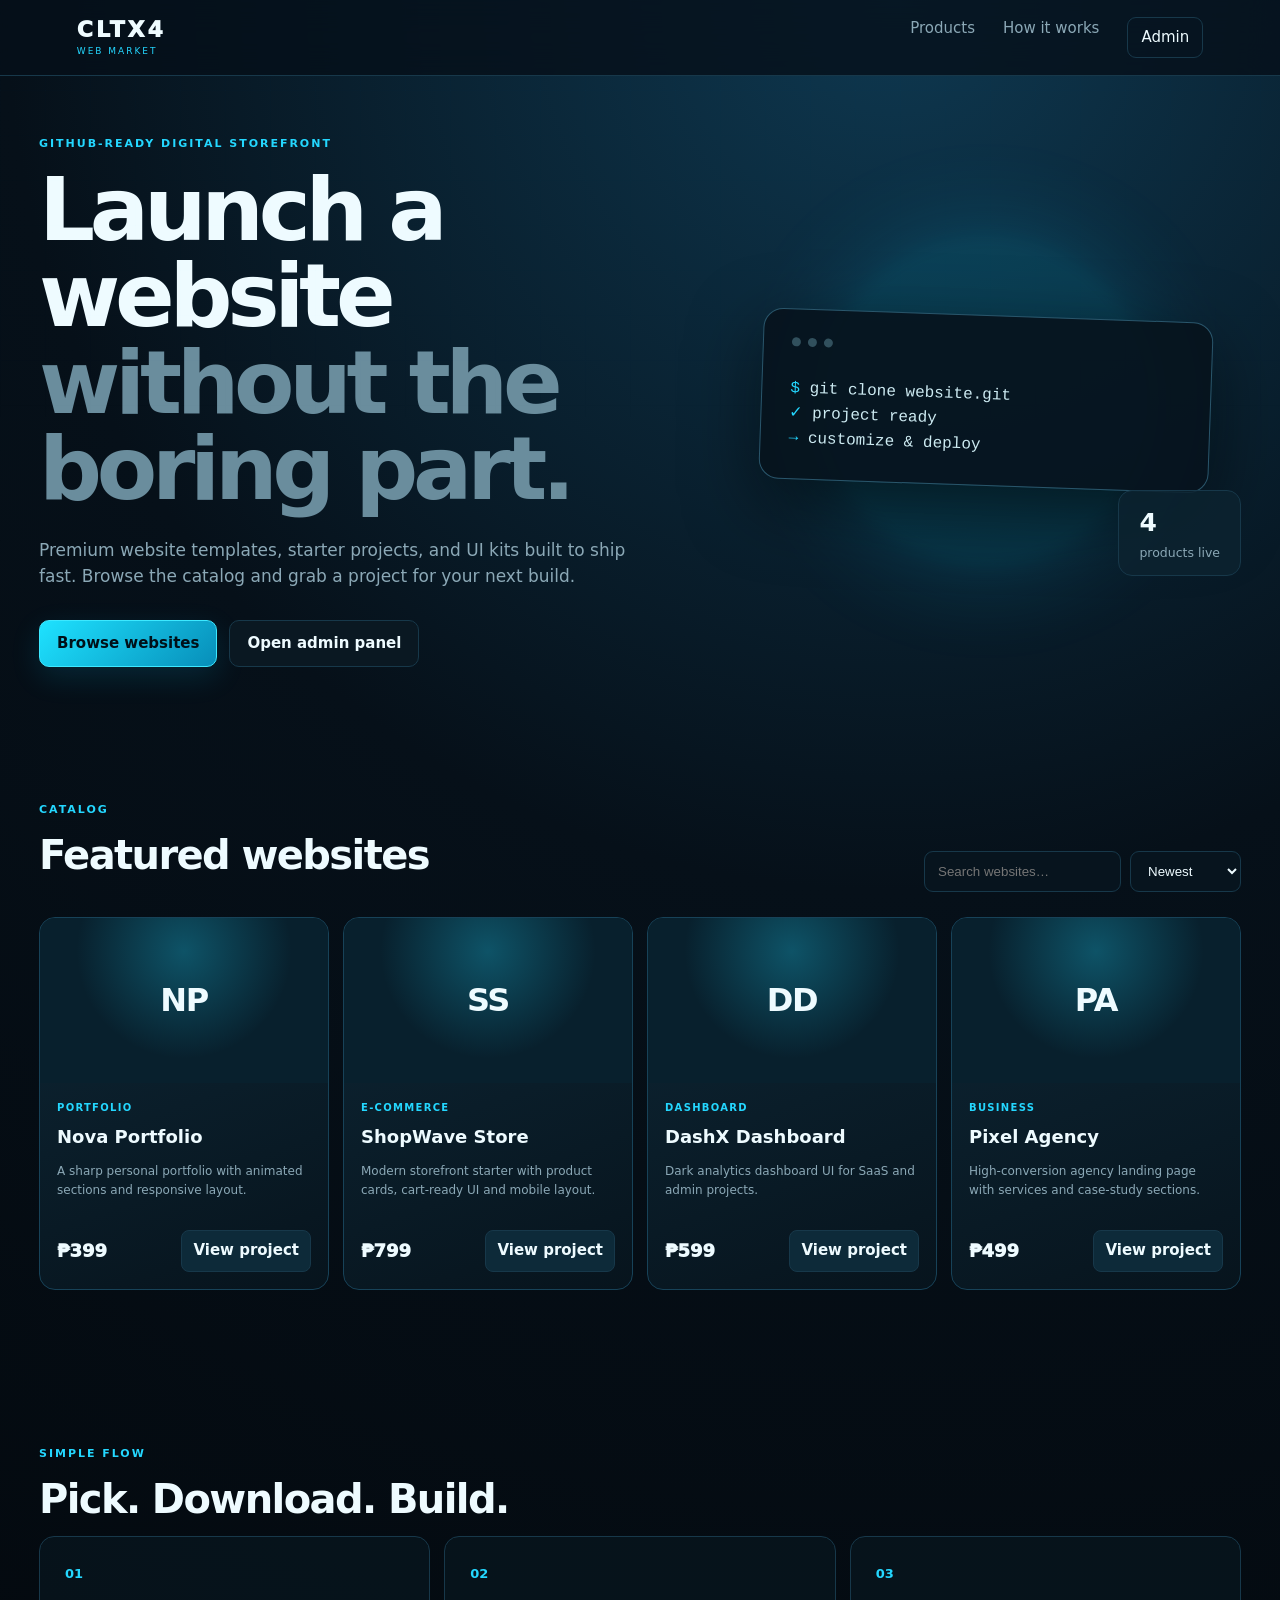
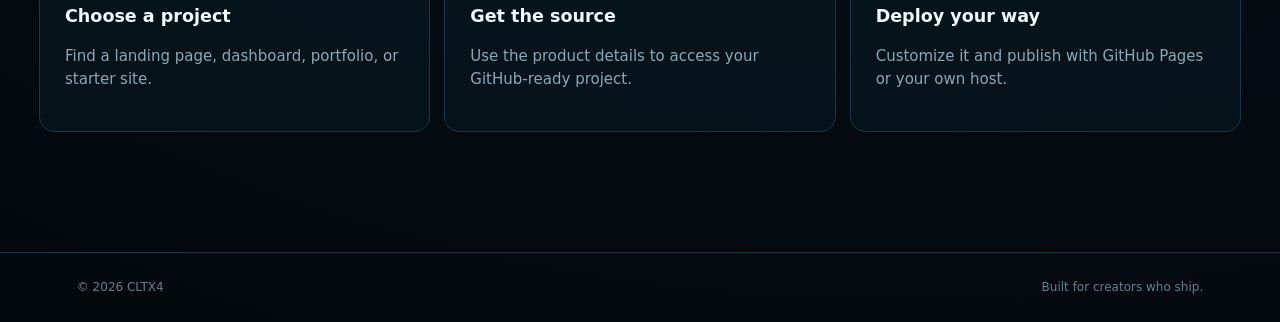
<file: index.html>
<!doctype html>
<html lang="en">
<head>
  <meta charset="utf-8">
  <meta name="viewport" content="width=device-width,initial-scale=1">
  <title>CLTX4 — Digital Website Marketplace</title>
  <link rel="stylesheet" href="style.css">
</head>
<body>
  <div class="bg-grid"></div>
  <header class="topbar">
    <a class="brand" href="index.html"><span>CLTX4</span><small>WEB MARKET</small></a>
    <nav>
      <a href="#products">Products</a>
      <a href="#how">How it works</a>
      <a class="admin-link" href="admin.html">Admin</a>
    </nav>
  </header>

  <main>
    <section class="hero">
      <div class="hero-copy">
        <div class="eyebrow">GITHUB-READY DIGITAL STOREFRONT</div>
        <h1>Launch a website<br><span>without the boring part.</span></h1>
        <p>Premium website templates, starter projects, and UI kits built to ship fast. Browse the catalog and grab a project for your next build.</p>
        <div class="hero-actions">
          <a class="btn primary" href="#products">Browse websites</a>
          <a class="btn ghost" href="admin.html">Open admin panel</a>
        </div>
      </div>
      <div class="hero-card">
        <div class="orb"></div>
        <div class="terminal">
          <div class="dots"><i></i><i></i><i></i></div>
          <code><span>$</span> git clone website.git<br><span>✓</span> project ready<br><span>→</span> customize &amp; deploy</code>
        </div>
        <div class="stat"><strong id="heroCount">0</strong><small>products live</small></div>
      </div>
    </section>

    <section id="products" class="catalog">
      <div class="section-head">
        <div><div class="eyebrow">CATALOG</div><h2>Featured websites</h2></div>
        <div class="tools"><input id="search" placeholder="Search websites…"><select id="sort"><option value="newest">Newest</option><option value="low">Price: low</option><option value="high">Price: high</option></select></div>
      </div>
      <div id="productsGrid" class="products-grid"></div>
    </section>

    <section id="how" class="how">
      <div class="eyebrow">SIMPLE FLOW</div>
      <h2>Pick. Download. Build.</h2>
      <div class="steps">
        <article><b>01</b><h3>Choose a project</h3><p>Find a landing page, dashboard, portfolio, or starter site.</p></article>
        <article><b>02</b><h3>Get the source</h3><p>Use the product details to access your GitHub-ready project.</p></article>
        <article><b>03</b><h3>Deploy your way</h3><p>Customize it and publish with GitHub Pages or your own host.</p></article>
      </div>
    </section>
  </main>

  <footer><span>© 2026 CLTX4</span><span>Built for creators who ship.</span></footer>
  <script src="app.js"></script>
</body>
</html>
</file>
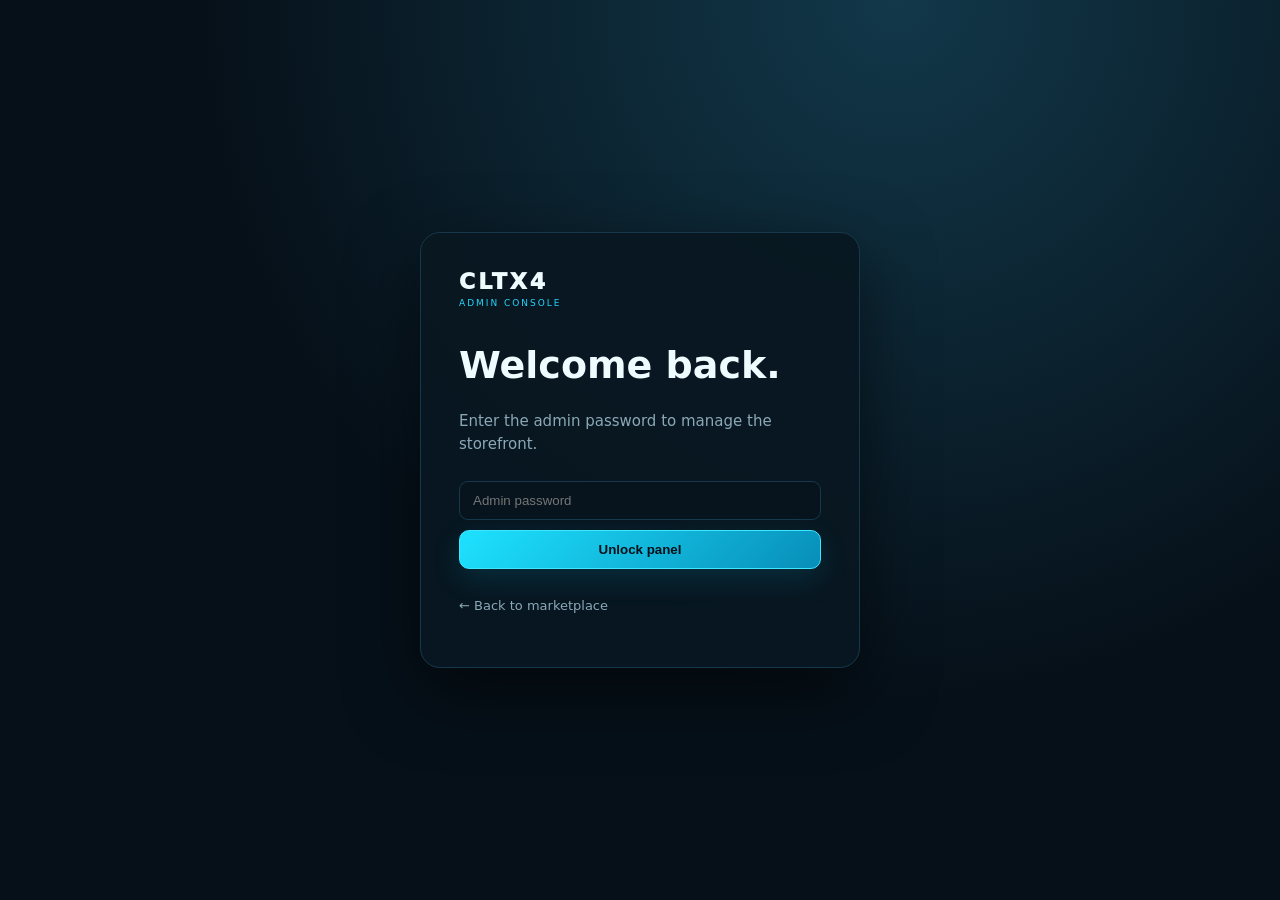
<file: admin.html>
<!doctype html>
<html lang="en">
<head>
  <meta charset="utf-8">
  <meta name="viewport" content="width=device-width,initial-scale=1">
  <title>CLTX4 — Admin Panel</title>
  <link rel="stylesheet" href="style.css">
</head>
<body class="admin-page">
  <div id="login" class="login-wrap">
    <div class="login-card">
      <div class="brand"><span>CLTX4</span><small>ADMIN CONSOLE</small></div>
      <h1>Welcome back.</h1>
      <p>Enter the admin password to manage the storefront.</p>
      <form id="loginForm"><input id="password" type="password" placeholder="Admin password" autocomplete="current-password"><button class="btn primary" type="submit">Unlock panel</button></form>
      <a href="index.html" class="back">← Back to marketplace</a>
      <div id="loginError" class="error"></div>
    </div>
  </div>

  <div id="dashboard" class="dashboard hidden">
    <header class="topbar">
      <a class="brand" href="index.html"><span>CLTX4</span><small>ADMIN CONSOLE</small></a>
      <button id="logout" class="btn ghost">Log out</button>
    </header>
    <main class="admin-main">
      <div class="admin-title"><div><div class="eyebrow">CONTROL CENTER</div><h1>Store management</h1></div><button id="newProduct" class="btn primary">+ Add website</button></div>
      <div class="stats">
        <div><span>Live products</span><strong id="statProducts">0</strong></div>
        <div><span>Catalog value</span><strong id="statValue">₱0</strong></div>
        <div><span>Available</span><strong id="statAvailable">0</strong></div>
      </div>
      <section class="admin-panel">
        <div class="panel-head"><h2>Products</h2><input id="adminSearch" placeholder="Filter products…"></div>
        <div id="adminList"></div>
      </section>
      <p class="security-note"><b>Security note:</b> this demo stores products and authentication in the browser. GitHub Pages/static hosting cannot keep a password secret. For a real store, move authentication and product data to a server/database before selling anything.</p>
    </main>
  </div>

  <dialog id="productDialog">
    <form method="dialog" id="productForm" class="dialog-card">
      <div class="dialog-head"><h2 id="dialogTitle">Add website</h2><button value="cancel" class="x">×</button></div>
      <input type="hidden" id="productId">
      <label>Name<input id="name" required placeholder="e.g. Nova Portfolio"></label>
      <label>Category<input id="category" required placeholder="Portfolio / E-commerce / Dashboard"></label>
      <label>Price (PHP)<input id="price" required type="number" min="0" step="1" placeholder="499"></label>
      <label>GitHub URL<input id="github" type="url" placeholder="https://github.com/yourname/project"></label>
      <label>Description<textarea id="description" required placeholder="Short product description"></textarea></label>
      <label>Availability<select id="available"><option value="true">Available</option><option value="false">Sold out</option></select></label>
      <div class="dialog-actions"><button type="button" id="deleteProduct" class="btn danger">Delete</button><button value="cancel" class="btn ghost">Cancel</button><button id="saveProduct" value="default" class="btn primary">Save website</button></div>
    </form>
  </dialog>
  <script src="admin.js"></script>
</body>
</html>
</file>
<file: style.css>
:root{--bg:#061019;--panel:#0b1b27;--panel2:#102a3a;--cyan:#24d7ff;--cyan2:#0aa7d0;--text:#eefbff;--muted:#8ba8b6;--line:#17384a;--danger:#ff5470;--shadow:0 24px 70px #0008}
*{box-sizing:border-box}html{scroll-behavior:smooth}body{margin:0;background:radial-gradient(circle at 70% 0%,#0e3850 0,#061019 42%,#03080d 100%);color:var(--text);font:15px/1.55 Inter,system-ui,-apple-system,Segoe UI,sans-serif;min-height:100vh}.bg-grid{position:fixed;inset:0;pointer-events:none;opacity:.16;background-image:linear-gradient(#36bde411 1px,transparent 1px),linear-gradient(90deg,#36bde411 1px,transparent 1px);background-size:45px 45px;mask-image:linear-gradient(to bottom,#000,transparent 75%)}
a{color:inherit;text-decoration:none}.topbar{height:76px;border-bottom:1px solid var(--line);display:flex;align-items:center;justify-content:space-between;padding:0 clamp(20px,6vw,90px);background:#061019cc;backdrop-filter:blur(16px);position:sticky;top:0;z-index:10}.brand{display:flex;flex-direction:column;line-height:1}.brand span{font-size:22px;font-weight:950;letter-spacing:.14em}.brand small{font-size:9px;letter-spacing:.22em;color:var(--cyan);margin-top:6px}nav{display:flex;gap:28px;color:var(--muted)}nav a:hover{color:var(--text)}.admin-link{border:1px solid var(--line);padding:8px 13px;border-radius:9px;color:var(--text)}
main{max-width:1250px;margin:auto;padding:0 24px}.hero{min-height:650px;display:grid;grid-template-columns:1.1fr .9fr;align-items:center;gap:70px}.eyebrow{color:var(--cyan);font-size:11px;font-weight:900;letter-spacing:.18em}.hero h1{font-size:clamp(46px,7vw,88px);line-height:.98;letter-spacing:-.06em;margin:15px 0 25px}.hero h1 span{color:#6a8d9d}.hero p{max-width:610px;color:var(--muted);font-size:17px}.hero-actions{display:flex;gap:12px;margin-top:30px;flex-wrap:wrap}.btn{border:1px solid var(--line);border-radius:10px;padding:11px 17px;font-weight:800;cursor:pointer;color:var(--text);background:#0a1822}.btn.primary{background:linear-gradient(135deg,#1ee2ff,#078eb9);border-color:#3de8ff;color:#001018;box-shadow:0 10px 30px #10c9ff22}.btn.ghost:hover{border-color:var(--cyan)}.btn.danger{border-color:#6c2633;color:#ff9aaa;background:#2a1017}.hero-card{height:420px;position:relative;display:grid;place-items:center}.orb{position:absolute;width:330px;height:330px;border-radius:50%;background:#09bfe822;filter:blur(8px);box-shadow:0 0 100px #0acfff33}.terminal{width:min(450px,100%);padding:28px;border:1px solid #2a566b;background:#07131de8;border-radius:20px;box-shadow:var(--shadow);transform:rotate(2deg)}.dots{display:flex;gap:7px;margin-bottom:30px}.dots i{width:9px;height:9px;border-radius:50%;background:#31505d}.terminal code{font-size:16px;color:#cdebf2}.terminal code span{color:var(--cyan)}.stat{position:absolute;bottom:35px;right:0;background:#0c2330dd;border:1px solid var(--line);border-radius:14px;padding:13px 20px;display:flex;flex-direction:column}.stat strong{font-size:25px}.stat small{color:var(--muted)}
.catalog{padding:75px 0}.section-head,.admin-title,.panel-head{display:flex;justify-content:space-between;align-items:end;gap:20px;margin-bottom:25px}.section-head h2,.how h2{font-size:40px;letter-spacing:-.04em;margin:6px 0}.tools{display:flex;gap:9px}input,select,textarea{background:#07141e;border:1px solid var(--line);color:var(--text);border-radius:9px;padding:11px 13px;outline:none}input:focus,select:focus,textarea:focus{border-color:var(--cyan)}textarea{min-height:110px;resize:vertical}.products-grid{display:grid;grid-template-columns:repeat(4,1fr);gap:14px}.product{background:linear-gradient(160deg,#0d2635,#07141d);border:1px solid #174258;border-radius:16px;overflow:hidden;transition:.2s}.product:hover{transform:translateY(-5px);border-color:#2ca6c7;box-shadow:0 18px 50px #0006}.product-cover{height:165px;display:grid;place-items:center;background:radial-gradient(circle at 50% 20%,#1ab9db55,transparent 55%),#08202d}.product-cover b{font-size:32px;letter-spacing:-.04em}.product-body{padding:17px}.tag{font-size:10px;text-transform:uppercase;color:var(--cyan);font-weight:900;letter-spacing:.13em}.product h3{margin:7px 0 5px;font-size:18px}.product p{color:var(--muted);font-size:12px;min-height:55px}.product-foot{display:flex;justify-content:space-between;align-items:center;margin-top:13px}.price{font-size:18px;font-weight:950}.mini-btn{padding:8px 11px;border:1px solid var(--line);border-radius:8px;background:#0d2a39;font-weight:800}.mini-btn:hover{border-color:var(--cyan)}.sold{opacity:.55}.how{padding:80px 0 120px}.steps{display:grid;grid-template-columns:repeat(3,1fr);gap:14px}.steps article{border:1px solid var(--line);border-radius:15px;padding:25px;background:#081720aa}.steps b{color:var(--cyan);font-size:13px}.steps h3{margin-bottom:4px}.steps p{color:var(--muted)}footer{border-top:1px solid var(--line);padding:25px 6vw;display:flex;justify-content:space-between;color:#66808d;font-size:12px}
.admin-page{background:radial-gradient(circle at 70% 0,#12384a,#061019 55%)}.hidden{display:none!important}.login-wrap{min-height:100vh;display:grid;place-items:center;padding:20px}.login-card{width:min(440px,100%);padding:38px;border:1px solid var(--line);background:#081720eF;border-radius:20px;box-shadow:var(--shadow)}.login-card h1{font-size:38px;margin:28px 0 6px}.login-card p{color:var(--muted)}.login-card form{display:grid;gap:10px;margin:25px 0}.back{font-size:13px;color:var(--muted)}.error{color:#ff7187;font-size:13px;margin-top:12px}.dashboard{min-height:100vh}.admin-main{padding-top:50px;padding-bottom:80px}.admin-title h1{font-size:42px;margin:5px 0}.stats{display:grid;grid-template-columns:repeat(3,1fr);gap:12px;margin:25px 0}.stats div{border:1px solid var(--line);background:#0a1924;border-radius:13px;padding:18px}.stats span{color:var(--muted);font-size:12px}.stats strong{display:block;font-size:27px;margin-top:5px}.admin-panel{border:1px solid var(--line);background:#081720cc;border-radius:16px;padding:20px}.panel-head{align-items:center}.panel-head h2{margin:0}.admin-row{display:grid;grid-template-columns:1fr 120px 120px 110px auto;gap:15px;align-items:center;padding:14px 0;border-top:1px solid var(--line)}.admin-row small{color:var(--muted);display:block}.admin-actions{display:flex;gap:7px}.security-note{margin-top:18px;color:#8aa6b3;font-size:12px}.dialog-card{width:min(600px,calc(100% - 30px));border:1px solid var(--line);background:#081720;color:var(--text);border-radius:16px;padding:24px;box-shadow:var(--shadow)}dialog::backdrop{background:#000a;backdrop-filter:blur(5px)}.dialog-head{display:flex;justify-content:space-between;align-items:center}.dialog-head h2{margin:0 0 15px}.x{background:none;border:0;color:var(--muted);font-size:28px;cursor:pointer}.dialog-card label{display:grid;gap:6px;margin:12px 0;font-size:12px;color:#9db5bf}.dialog-actions{display:flex;justify-content:flex-end;gap:8px;margin-top:20px}.dialog-actions #deleteProduct{margin-right:auto}
@media(max-width:900px){.hero{grid-template-columns:1fr;min-height:auto;padding:75px 0}.hero-card{height:330px}.products-grid{grid-template-columns:repeat(2,1fr)}.steps{grid-template-columns:1fr}.admin-row{grid-template-columns:1fr 90px auto}.admin-row .category{display:none}}
@media(max-width:580px){nav a:not(.admin-link){display:none}.products-grid{grid-template-columns:1fr}.section-head,.tools,.admin-title{align-items:stretch;flex-direction:column}.tools input,.tools select{width:100%}.stats{grid-template-columns:1fr}.admin-row{grid-template-columns:1fr auto}.admin-row .price,.admin-row .availability{display:none}}
</file>
